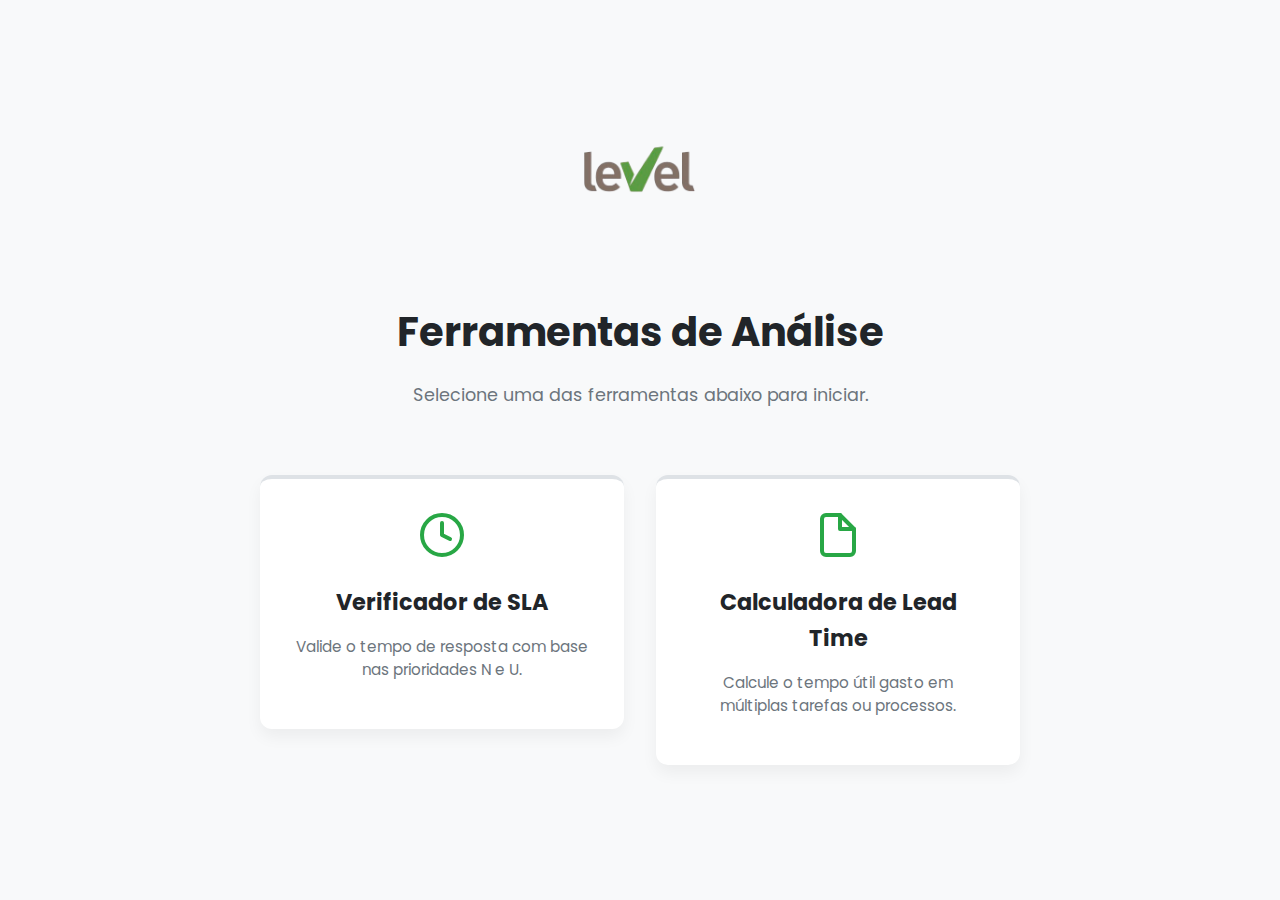
<file: calculator-main/index.html>
<!DOCTYPE html>
<html lang="pt-BR">
<head>
  <meta charset="UTF-8">
  <meta name="viewport" content="width=device-width, initial-scale=1.0">
  <title>Level - Ferramentas de Análise</title>
  <link rel="stylesheet" href="css/style.css">
  <link href="https://fonts.googleapis.com/css2?family=Poppins:wght@400;600;700&display=swap" rel="stylesheet">
</head>
<body class="menu-body">

  <div class="menu-header">
    <img src="levellogo.png" alt="Logo Level" class="menu-logo">
    <h1>Ferramentas de Análise</h1>
    <p>Selecione uma das ferramentas abaixo para iniciar.</p>
  </div>

  <div class="menu-container">
    <a href="sla_calculator.html" class="card-link">
      <div class="menu-card">
        <div class="card-icon">
          <svg xmlns="http://www.w3.org/2000/svg" width="48" height="48" viewBox="0 0 24 24" fill="none" stroke="currentColor" stroke-width="2" stroke-linecap="round" stroke-linejoin="round"><path d="M12 22c5.523 0 10-4.477 10-10S17.523 2 12 2 2 6.477 2 12s4.477 10 10 10z"></path><polyline points="12 6 12 12 16 14"></polyline></svg>
        </div>
        <h2>Verificador de SLA</h2>
        <p>Valide o tempo de resposta com base nas prioridades N e U.</p>
      </div>
    </a>

    <a href="lead_time_calculator.html" class="card-link">
      <div class="menu-card">
        <div class="card-icon">
          <svg xmlns="http://www.w3.org/2000/svg" width="48" height="48" viewBox="0 0 24 24" fill="none" stroke="currentColor" stroke-width="2" stroke-linecap="round" stroke-linejoin="round"><path d="M13 2H6a2 2 0 0 0-2 2v16a2 2 0 0 0 2 2h12a2 2 0 0 0 2-2V9z"></path><polyline points="13 2 13 9 20 9"></polyline></svg>
        </div>
        <h2>Calculadora de Lead Time</h2>
        <p>Calcule o tempo útil gasto em múltiplas tarefas ou processos.</p>
      </div>
    </a>
  </div>

</body>
</html>
</file>
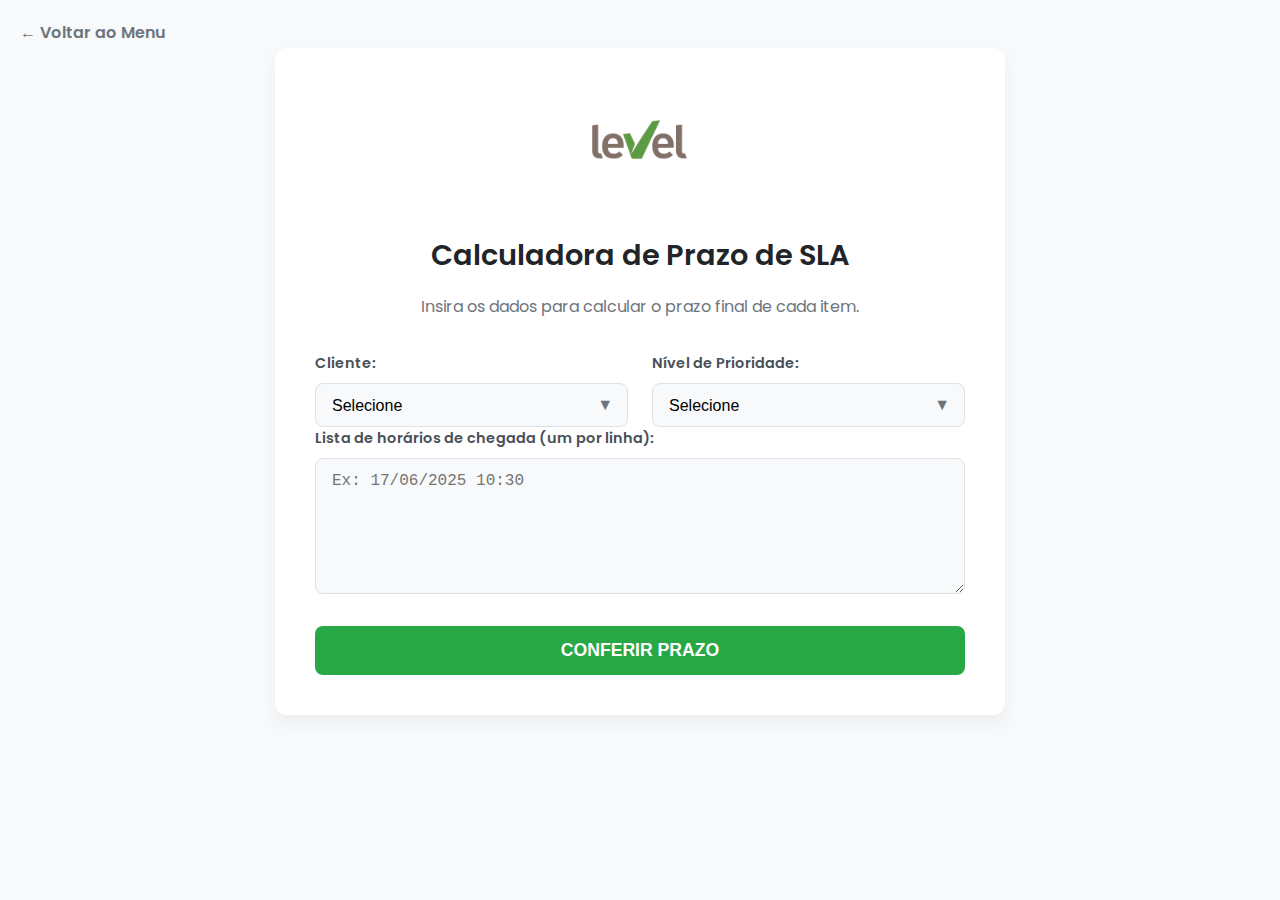
<file: calculator-main/sla_calculator.html>
<!DOCTYPE html>
<html lang="pt-BR">
<head>
  <meta charset="UTF-8">
  <meta name="viewport" content="width=device-width, initial-scale=1.0">
  <title>Calculadora de SLA Level</title>
  <link rel="stylesheet" href="css/style.css">
  <link href="https://fonts.googleapis.com/css2?family=Poppins:wght@400;600;700&display=swap" rel="stylesheet">
  
  <script>
    function calcularSLAs() {
      const tipo = document.getElementById("tipo").value;
      const cliente = document.getElementById("cliente").value;
      const lista = document.getElementById("listaHorarios").value.trim().split("\n");
      const resultadoDiv = document.getElementById("resultado");
      resultadoDiv.innerHTML = "";

      lista.forEach((linha, index) => {
        if (linha.trim() === '') return;
        const partes = linha.trim().split(/\s+/);
        if (partes.length < 2) {
          resultadoDiv.innerHTML += `<p class="error-msg">Linha ${index + 1} inválida.</p>`;
          return;
        }

        const [dia, mes, ano] = partes[0].split("/");
        const [hora, minuto] = partes[1].split(":");
        const dataHora = new Date(`${ano}-${mes}-${dia}T${hora}:${minuto}:00`);

        if (isNaN(dataHora.getTime())) {
          resultadoDiv.innerHTML += `<p class="error-msg">Linha ${index + 1} com data/hora inválida.</p>`;
          return;
        }

        let slaHoras = 0;
        let slaDiasUteis = 0;

        switch (cliente) {
          case "BK":
            slaDiasUteis = tipo === "normal" ? 3 : 0;
            break;
          case "RENOVA":
            slaHoras = tipo === "normal" ? 6 : 0;
            break;
          case "MOBI":
            slaHoras = tipo === "urgente" ? 4 : 24;
            break;
          case "VESUVIUS":
            slaHoras = tipo === "urgente" ? 4 : 8;
            break;
          default:
            slaHoras = tipo === "urgente" ? 6 : 16;
        }

        if (slaDiasUteis > 0) {
          let fim = new Date(dataHora);
          let diasAdicionados = 0;
          while (diasAdicionados < slaDiasUteis) {
            fim.setDate(fim.getDate() + 1);
            if (fim.getDay() !== 0 && fim.getDay() !== 6) diasAdicionados++;
          }
          fim.setHours(17, 0, 0, 0);
          resultadoDiv.innerHTML += `
            <div class="item-sla">
              <p><strong>Item ${index + 1}:</strong> Entrada: ${linha}</p>
              <p><strong>Prazo:</strong> ${fim.toLocaleString('pt-BR')}</p>
            </div>`;
          return;
        }

        const horaInicioExpediente = 8;
        const horaFimExpediente = 17;
        const duracaoAlmoco = 1;
        let restante = slaHoras;
        let dataAtual = new Date(dataHora);
        let fim = new Date(dataHora);

        while (restante > 0) {
          if (dataAtual.getHours() < horaInicioExpediente) {
            dataAtual.setHours(horaInicioExpediente, 0, 0, 0);
          } else if (dataAtual.getHours() >= horaFimExpediente) {
            dataAtual.setDate(dataAtual.getDate() + 1);
            dataAtual.setHours(horaInicioExpediente, 0, 0, 0);
          }

          if (dataAtual.getDay() === 0 || dataAtual.getDay() === 6) {
            dataAtual.setDate(dataAtual.getDate() + 1);
            continue;
          }

          let fimTurno = new Date(dataAtual);
          fimTurno.setHours(horaFimExpediente, 0, 0, 0);
          let inicioAlmoco = new Date(dataAtual);
          inicioAlmoco.setHours(12, 0, 0, 0);
          let fimAlmoco = new Date(inicioAlmoco);
          fimAlmoco.setHours(13, 0, 0, 0);
          let tempoDisponivel = (fimTurno - dataAtual) / 3600000;

          if (dataAtual < inicioAlmoco && fimTurno > fimAlmoco) {
            tempoDisponivel -= duracaoAlmoco;
          }

          let horasParaUsar = Math.min(restante, tempoDisponivel);
          fim = new Date(dataAtual.getTime() + horasParaUsar * 3600000);
          if (dataAtual < inicioAlmoco && fim > inicioAlmoco) {
            fim = new Date(fim.getTime() + duracaoAlmoco * 3600000);
          }

          restante -= horasParaUsar;
          dataAtual = new Date(fim);

          if (restante > 0) {
            dataAtual.setDate(dataAtual.getDate() + 1);
            dataAtual.setHours(horaInicioExpediente, 0, 0, 0);
          }
        }

        resultadoDiv.innerHTML += `
          <div class="item-sla">
            <p><strong>Item ${index + 1}:</strong> Entrada: ${linha}</p>
            <p><strong>Prazo:</strong> ${fim.toLocaleString('pt-BR')}</p>
          </div>`;
      });
    }
  </script>
</head>
<body>

  <a href="index.html" class="back-link">← Voltar ao Menu</a>

  <div class="container-centered">
      <img src="levellogo.png" alt="Logo" class="logo">
      <h3>Calculadora de Prazo de SLA</h3>
      <p class="subtitle">Insira os dados para calcular o prazo final de cada item.</p>

      <div class="form-row">
          <div class="form-group">
              <label for="cliente">Cliente:</label>
              <div class="custom-select-wrapper">
                  <select id="cliente">
                      <option value="OUTRO">Selecione</option>
                      <option value="OUTRO">AMARANTE</option>
                      <option value="BK">BK</option>
                      <option value="RENOVA">RENOVA</option>
                      <option value="MOBI">MOBI</option>
                      <option value="VESUVIUS">VESUVIUS</option>
                  </select>
              </div>
          </div>
          <div class="form-group">
              <label for="tipo">Nível de Prioridade:</label>
              <div class="custom-select-wrapper">
                  <select id="tipo">
                      <option value="selecione">Selecione</option>
                      <option value="normal">Normal</option>
                      <option value="urgente">Urgente</option>
                  </select>
              </div>
          </div>
      </div>

      <div class="form-group">
          <label for="listaHorarios">Lista de horários de chegada (um por linha):</label>
          <textarea id="listaHorarios" rows="6" placeholder="Ex: 17/06/2025 10:30"></textarea>
      </div>

      <button onclick="calcularSLAs()">CONFERIR PRAZO</button>
      <div id="resultado"></div>
  </div>

</body>
</html>
</file>
<file: calculator-main/css/style.css>
/* --- Paleta de Cores e Variáveis Globais --- */
:root {
    --cor-fundo: #f8f9fa;
    --cor-superficie: #ffffff;
    --cor-primaria: #28a745; /* Verde mais sóbrio */
    --cor-secundaria: #007bff; /* Azul para contraste */
    --cor-texto-principal: #212529;
    --cor-texto-secundario: #6c757d;
    --cor-borda: #dee2e6;
    --cor-sucesso: #28a745;
    --cor-falha: #dc3545;
    --sombra-caixa: 0 0.5rem 1rem rgba(0, 0, 0, 0.05);
    --sombra-caixa-hover: 0 0.5rem 1rem rgba(0, 0, 0, 0.1);
}

/* --- Estilos Gerais --- */
body {
    background-color: var(--cor-fundo);
    color: var(--cor-texto-principal);
    font-family: 'Poppins', 'Segoe UI', sans-serif;
    margin: 0;
    padding: 2rem;
    line-height: 1.6;
}

/* --- ESTILOS DO MENU (INDEX.HTML) --- */
.menu-body { display: flex; flex-direction: column; align-items: center; justify-content: center; min-height: 90vh; }
.menu-header { text-align: center; margin-bottom: 3rem; }
.menu-header h1 { font-size: 2.5rem; font-weight: 700; margin-bottom: 0.5rem; }
.menu-header p { font-size: 1.1rem; color: var(--cor-texto-secundario); }
.menu-logo { width: 140px; margin-bottom: 1rem; }
.menu-container { display: flex; gap: 2rem; justify-content: center; flex-wrap: wrap; }
.card-link { text-decoration: none; }
.menu-card { background: var(--cor-superficie); border-radius: 12px; padding: 2rem; width: 300px; text-align: center; box-shadow: var(--sombra-caixa); transition: transform 0.3s ease, box-shadow 0.3s ease; border-top: 4px solid var(--cor-borda); }
.menu-card:hover { transform: translateY(-5px); box-shadow: var(--sombra-caixa-hover); border-top-color: var(--cor-primaria); }
.card-icon { color: var(--cor-primaria); margin-bottom: 1rem; }
.menu-card h2 { color: var(--cor-texto-principal); font-size: 1.4rem; margin-bottom: 0.5rem; }
.menu-card p { color: var(--cor-texto-secundario); font-size: 0.95rem; line-height: 1.5; }

/* --- LAYOUTS DAS CALCULADORAS --- */
.container-centered { width: 100%; max-width: 650px; margin: 1rem auto; background: var(--cor-superficie); padding: 2.5rem; border-radius: 12px; box-shadow: var(--sombra-caixa); }
.container-full-width { width: 100%; max-width: 1400px; margin: 0 auto; }
.page-header { text-align: center; margin-bottom: 2rem; }
.main-layout { display: flex; gap: 2rem; align-items: flex-start; }
.input-column { flex: 1.2; background: var(--cor-superficie); padding: 2.5rem; border-radius: 12px; box-shadow: var(--sombra-caixa); position: sticky; top: 2rem; }
.output-column { flex: 1; height: calc(100vh - 12rem); overflow-y: auto; padding-right: 15px; }
.placeholder-text { padding: 2rem; text-align: center; color: var(--cor-texto-secundario); background: #f8f9fa; border: 2px dashed var(--cor-borda); border-radius: 12px; height: 90%; display: flex; flex-direction: column; align-items: center; justify-content: center; }
.placeholder-icon { color: #ced4da; }

/* --- ESTILOS COMUNS --- */
.logo { width: 120px; display: block; margin: 0 auto 1.5rem auto; }
h3 { text-align: center; font-size: 1.8rem; font-weight: 600; margin-top: 0; margin-bottom: 0.5rem; }
p.subtitle { text-align: center; color: var(--cor-texto-secundario); margin-bottom: 2rem; }
label { font-weight: 600; display: block; margin-bottom: 0.5rem; font-size: 0.9rem; color: #495057; }
textarea, select { width: 100%; padding: 0.8rem 1rem; border-radius: 8px; border: 1px solid var(--cor-borda); font-size: 1rem; box-sizing: border-box; background-color: var(--cor-fundo); transition: border-color 0.2s, box-shadow 0.2s; }
textarea { font-family: 'SFMono-Regular', Consolas, 'Liberation Mono', Menlo, Courier, monospace; }
textarea:focus, select:focus { border-color: var(--cor-primaria); outline: none; box-shadow: 0 0 0 3px rgba(40, 167, 69, 0.2); }
button { margin-top: 1.5rem; width: 100%; padding: 0.9rem; background: var(--cor-primaria); color: white; cursor: pointer; border: none; border-radius: 8px; font-weight: bold; font-size: 1.1rem; transition: background-color 0.2s, transform 0.2s; }
button:hover { background-color: #218838; transform: translateY(-2px); }
.multi-column-layout, .form-row { display: flex; gap: 1.5rem; }
.column, .form-group { flex: 1; }
.custom-select-wrapper { position: relative; }
.custom-select-wrapper::after { content: '▼'; font-size: 1rem; color: var(--cor-texto-secundario); position: absolute; right: 15px; top: 50%; transform: translateY(-50%); pointer-events: none; }
select { -webkit-appearance: none; -moz-appearance: none; appearance: none; }
.back-link { position: absolute; top: 20px; left: 20px; text-decoration: none; color: var(--cor-texto-secundario); font-weight: 600; }
.error-msg { color: #721c24; background-color: #f8d7da; border: 1px solid #f5c6cb; padding: 1rem; border-radius: 8px; margin-top: 1rem; text-align: center; }

/* --- RESULTADOS, MÉDIAS E GRÁFICOS (DESIGN MELHORADO) --- */
.result-item { background: var(--cor-superficie); border-radius: 8px; padding: 0.8rem 1.2rem; margin-bottom: 0.8rem; box-shadow: 0 1px 3px rgba(0,0,0,0.03); border-left: 5px solid var(--cor-borda); transition: box-shadow 0.2s; }
.result-item:hover { box-shadow: 0 2px 8px rgba(0,0,0,0.07); }
.item-header { display: flex; justify-content: space-between; align-items: center; margin-bottom: 0.25rem; }
.status-badge { padding: 0.2rem 0.6rem; border-radius: 12px; font-size: 0.8rem; font-weight: 600; color: white; }
.status-badge.status-in { background-color: var(--cor-sucesso); }
.status-badge.status-out { background-color: var(--cor-falha); }
.item-body { display: flex; justify-content: space-between; align-items: center; font-size: 0.9rem; color: var(--cor-texto-secundario); }

.card-block { background: var(--cor-superficie); padding: 2rem; border-radius: 12px; box-shadow: var(--sombra-caixa); }
.section-title { text-align: center; margin-bottom: 2rem; color: var(--cor-texto-principal); }
.analysis-layout { display: grid; grid-template-columns: 1fr 1.5fr; gap: 2rem; align-items: start; }
.stat-group { display: flex; flex-direction: column; gap: 1.5rem; }
.stat-card { display: flex; align-items: center; gap: 1.5rem; padding: 1rem; background: var(--cor-fundo); border-radius: 10px; border: 1px solid var(--cor-borda); }
.stat-icon { font-size: 1.5rem; font-weight: 700; color: white; width: 50px; height: 50px; border-radius: 50%; display: flex; align-items: center; justify-content: center; flex-shrink: 0; }
.stat-icon.urgent { background-color: var(--cor-falha); }
.stat-icon.normal { background-color: var(--cor-secundaria); }
.stat-content h4 { margin: 0 0 0.25rem 0; color: var(--cor-texto-secundario); font-size: 0.9rem; }
.stat-content .stat-value { font-size: 1.7rem; font-weight: 700; color: var(--cor-texto-principal); margin: 0; }

.chart-group { display: grid; grid-template-columns: 1fr 1fr; gap: 2rem; }
.chart-card { text-align: center; }
.chart-card h4 { margin-top: 0; color: var(--cor-texto-secundario); font-size: 1rem; margin-bottom: 1rem; }
.chart-wrapper { position: relative; height: 220px; width: 100%; }

.offenders-card { flex-direction: column; align-items: stretch; padding: 1.5rem; }
.offenders-card h4 { width: 100%; text-align: left; margin-bottom: 1rem; display: flex; align-items: center; gap: 0.5rem; }
.feather-icon { width: 20px; height: 20px; color: var(--cor-falha); }
.offenders-table { width: 100%; display: flex; flex-direction: column; gap: 0.8rem; }
.offender-row { display: flex; justify-content: space-between; padding-bottom: 0.8rem; border-bottom: 1px solid var(--cor-borda); font-size: 0.95rem; }
.offender-row:last-child { border-bottom: none; padding-bottom: 0; }
.offender-item { font-weight: 600; }
.offender-time { font-weight: 700; color: var(--cor-falha); }
.no-offenders { text-align: center; color: var(--cor-texto-secundario); font-style: italic; padding: 1rem 0; }

/* --- RESPONSIVIDADE --- */
@media (max-width: 1200px) {
    .main-layout, .analysis-layout { flex-direction: column; }
    .input-column { position: static; }
    .output-column { margin-top: 2rem; height: auto; overflow-y: visible; }
}
@media (max-width: 768px) {
    body { padding: 1rem; }
    .container-centered { padding: 1.5rem; }
    .form-row, .multi-column-layout, .stats-container, .chart-group, .analysis-layout { flex-direction: column; gap: 1.5rem; }
}
</file>
